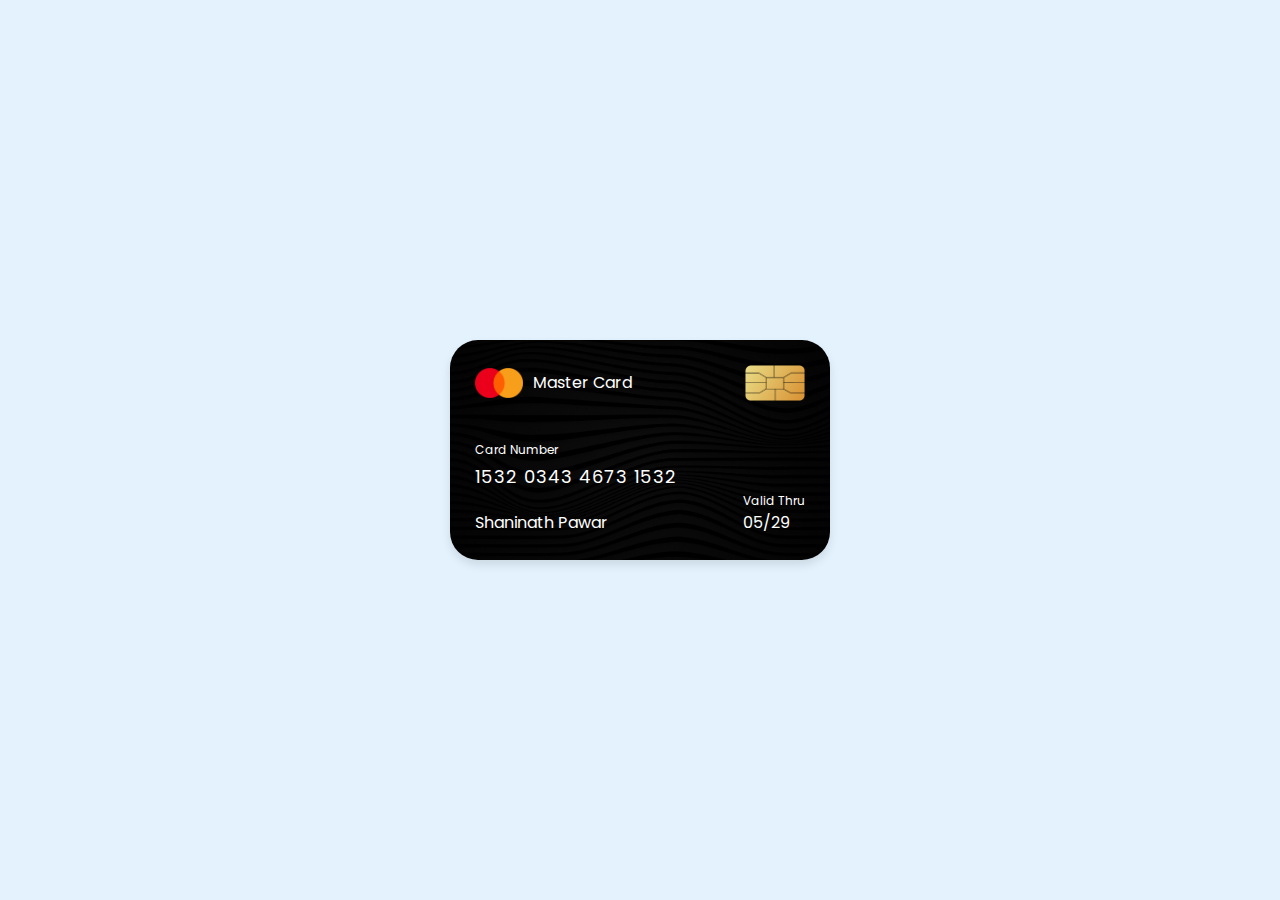
<file: credit-card-ui-design/index.html>
<!DOCTYPE html>
<html lang="en">

<head>
    <meta charset="UTF-8">
    <meta name="viewport" content="width=device-width, initial-scale=1.0">
    <title>Credit Card UI Design</title>

    <!-- CSS -->
    <link rel="stylesheet" href="style.css">
</head>

<body>
    <div class="container">
        <header>
            <span class="logo">
                <img src="./images/logo.png" alt="">
                <h5>Master Card</h5>
            </span>

            <img src="./images/chip.png" alt="" class="chip">
        </header>

        <div class="card-details">
            <div class="name-number">
                <h6>Card Number</h6>
                <h5 class="number">1532 0343 4673 1532</h5>
                <h5 class="name">Shaninath Pawar</h5>
            </div>

            <div class="valid-date">
                <h6>Valid Thru</h6>
                <h5>05/29</h5>
            </div>
        </div>
    </div>
</body>

</html>
</file>
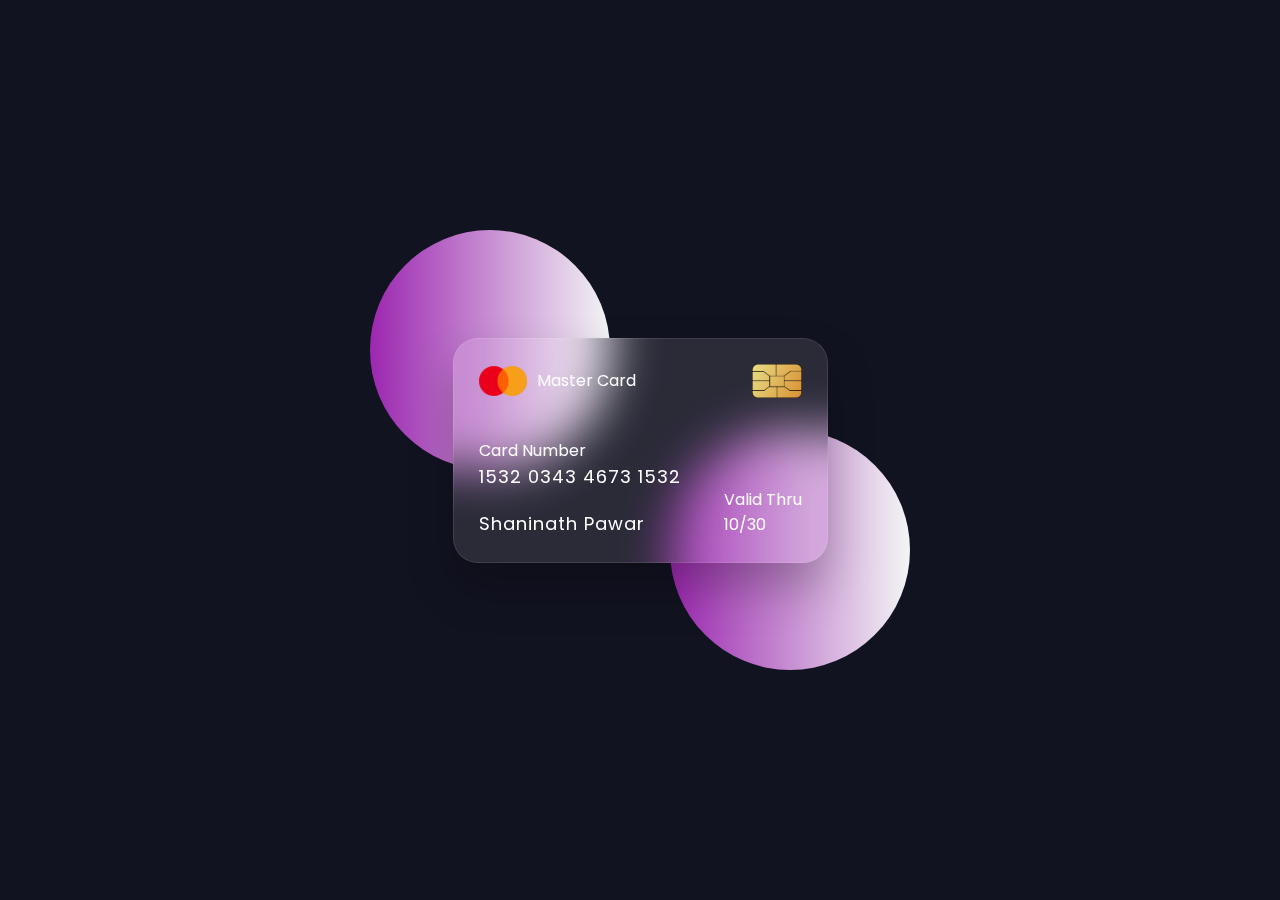
<file: flipping-card/index.html>
<!DOCTYPE html>
<html lang="en">
<head>
    <meta charset="UTF-8">
    <meta name="viewport" content="width=device-width, initial-scale=1.0">
    <title>Flipping Card UI Design</title>

    <!-- CSS -->
    <link rel="stylesheet" href="style.css">
</head>
<body>
    <section>
        <div class="container">
            <div class="card front-face">
                <header>
                    <span class="logo">
                        <img src="./images/logo.png" alt="" />
                        <h5>Master Card</h5>
                    </span>

                    <img src="./images/chip.png" alt="" class="chip">
                </header>

                <div class="card-details">
                    <div class="name-number">
                        <h6>Card Number</h6>
                        <h5 class="number">1532 0343 4673 1532</h5>
                        <h5 class="name">Shaninath Pawar</h5>
                    </div>

                    <div class="valid-date">
                        <h6>Valid Thru</h6>
                        <h5>10/30</h5>
                    </div>
                </div>
            </div>
            <div class="card back-face">
                <h6>
                    For customer service call +977 4343 3433 04 email at 
                    mastercard@gmail.com
                </h6>
                <span class="magmetic-strip"></span>
                <div class="signature"><i>143</i></div>
                <h5>
                    Lorem ipsum dolor, sit amet consectetur adipisicing elit. Voluptatum earum laboriosam, incidunt voluptates ut nostrum optio eaque, odit ipsa a culpa, dolor obcaecati explicabo tempora ex atque esse consectetur blanditiis.
                </h5>
            </div>
        </div>
    </section>
</body>
</html>
</file>
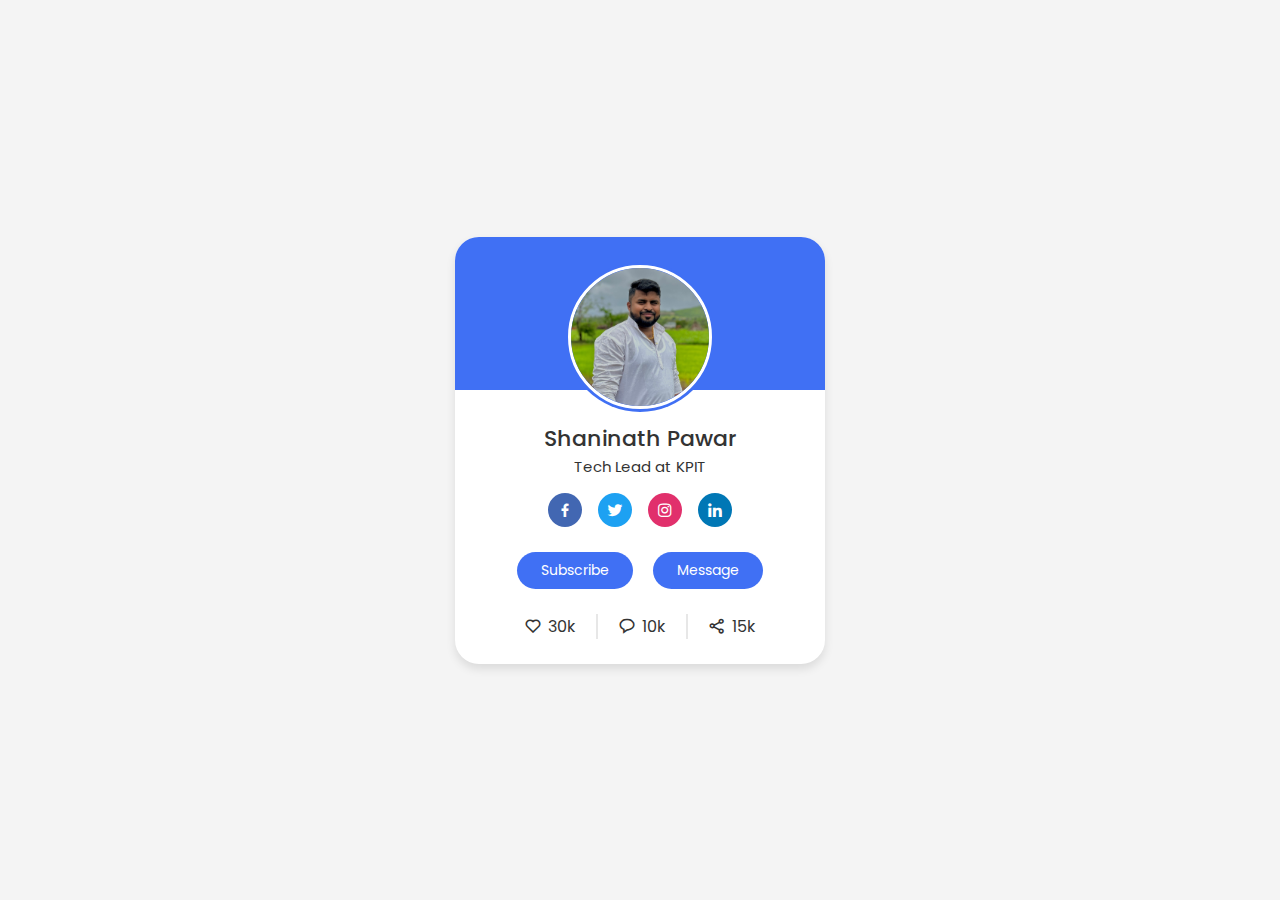
<file: responsive-profile-card/responsive-profile-card.html>
<!DOCTYPE html>
<html lang="en">
<head>
    <meta charset="UTF-8">
    <meta http-equiv="X-UA-Compatible" content="IE=edge">
    <meta name="viewport" content="width=device-width, initial-scale=1.0">
    <title>Responsive Profile Card</title>

    <!-- CSS -->
    <link rel="stylesheet" href="style.css">

    <!-- Boxicons CSS -->
    <link href='https://unpkg.com/boxicons@2.1.4/css/boxicons.min.css' rel='stylesheet'>
</head>
<body>
    <div class="profile-card">
        <div class="image">
            <img src="./profile-image.jpg" class="profile-img">
        </div>

        <div class="texts">
            <span class="name">Shaninath Pawar</span>
            <span class="job">Tech Lead at KPIT</span>
        </div>

        <div class="media-buttons">
            <a href="#" style="background: #4267b2" class="link">
                <i class='bx bxl-facebook'></i>
            </a>

            <a href="#" style="background: #1da1f2" class="link">
                <i class='bx bxl-twitter'></i>
            </a>

            <a href="#" style="background: #e1306c" class="link">
                <i class='bx bxl-instagram' ></i>
            </a>

            <a href="#" style="background: #0077b5" class="link">
                <i class='bx bxl-linkedin' ></i>
            </a>
        </div>

        <div class="buttons">
            <button class="button">Subscribe</button>
            <button class="button">Message</button>
        </div>

        <div class="analytics">
            <div class="data">
                <i class='bx bx-heart'></i>
                <span class="number">30k</span>
            </div>

            <div class="data">
                <i class='bx bx-message-rounded'></i>
                <span class="number">10k</span>
            </div>

            <div class="data">
                <i class='bx bx-share-alt'></i>
                <span class="number">15k</span>
            </div>
        </div>
    </div>
</body>
</html>
</file>
<file: credit-card-ui-design/style.css>
/* Google fonts Poppins */
@import url('https://fonts.googleapis.com/css2?family=Poppins&display=swap');


*{
    margin: 0;
    padding: 0;
    box-sizing: border-box;
    font-family: 'Poppins', sans-serif;
}

body{
    min-height: 100vh;
    display: flex;
    align-items: center;
    justify-content: center;
    background: #e3f2fd;
}

.container{
    position: relative;
    background-image: url("./images/bg.png");
    background-size: cover;
    padding: 25px;
    border-radius: 28px;
    max-width: 380px;
    width: 100%;
    box-shadow: 0 5px 10px rgba(0, 0, 0, 0.1);
}

header,
.logo{
    display: flex;
    align-items: center;
    justify-content: space-between;
}

.logo img {
    width: 48px;
    margin-right: 10px;
}

h5{
    font-size: 16px;
    font-weight: 400;
    color: #fff;
}

header .chip{
    width: 60px;
}

h6{
    color: #fff;
    font-size: 12px;
    font-weight: 400;
}

h5.number{
    margin-top: 4px;
    font-size: 18px;
    letter-spacing: 1px;
}

h5.name{
    margin-top: 20px;
}

.container .card-details{
    margin-top: 40px;
    display: flex;
    justify-content: space-between;
    align-items: flex-end;
}
</file>
<file: flipping-card/style.css>
/* Google fonts Poppins */
@import url('https://fonts.googleapis.com/css2?family=Poppins:wght@600&display=swap');

*{
    margin: 0;
    padding: 0;
    box-sizing: border-box;
    font-family: 'Poppins', sans-serif;
}

section{
    position: relative;
    background: #121321;
    height: 100vh;
    width: 100%;
    display: flex;
    align-items: center;
    justify-content: center;
    color: #fff;
    perspective: 1000px;
}

section::before{
    content: "";
    position: absolute;
    height: 240px;
    width: 240px;
    border-radius: 50%;
    transform: translate(-150px, -100px);
    background: linear-gradient(90deg, #9c27b0, #f3f5f5);
}

section::after{
    content: "";
    position: absolute;
    height: 240px;
    width: 240px;
    border-radius: 50%;
    transform: translate(150px, 100px);
    background: linear-gradient(90deg, #9c27b0, #f3f5f5);
}

.container{
    position: relative;
    height: 225px;
    width: 375px;
    z-index: 100;
    transition: 0.6s;
    transform-style: preserve-3d;
}

.container:hover{
    transform: rotateY(180deg);
}

.container .card{
    position: absolute;
    height: 100%;
    width: 100%;
    padding: 25px;
    border-radius: 25px;
    backdrop-filter: blur(25px);
    background: rgba(255, 255, 255, 0.1);
    box-shadow: 0 25px 45px rgba(0, 0, 0, 0.25);
    border: 1px solid rgba(255, 255, 255, 0.1);
    backface-visibility: hidden;
}

.front-face header,
.front-face .logo {
    display: flex;
    align-items: center;
}

.front-face header{
    justify-content: space-between;
}

.front-face .logo img{
    width: 48px;
    margin-right: 10px;
}

h5{
    font-size: 16px;
    font-weight: 400;

}

.front-face .chip{
    width: 50px;
}

.front-face .card-details{
    display: flex;
    margin-top: 40px;
    align-items: flex-end;
    justify-content: space-between;
}

h6{
    font-size: 16px;
    font-weight: 400;
}

h5.number {
    font-size: 18px;
    letter-spacing: 1px;
}

h5.name {
    margin-top: 20px;
    font-size: 18px;
    letter-spacing: 1px;
}

.card.back-face{
    border:none;
    padding: 15px 25px 25px 25px;
    transform: rotateY(180deg);
}

.card.back-face h6{
    font-size: 8px;
}

.card.back-face .magmetic-strip{
    position: absolute;
    top: 40px;
    left: 0; 
    height: 45px;
    width: 100%;
    background: #000;
}

.card.back-face .signature{
    display: flex;
    justify-content: flex-end;
    align-items: center;
    margin-top: 80px;
    height: 40px;
    width: 85%;
    border-radius: 6px;
    background: repeating-linear-gradient(#fff, #fff 3px, #efefef 0px, #efefef 9px);
}

.signature i{
    color: #000;
    font-size: 12px;
    padding: 4px 6px;
    border-radius: 4px;
    background-color: #fff;
    margin-right: -30px;
    z-index: -1;
}

.card.back-face h5{
    font-size: 8px;
    margin-top: 15px;
}
</file>
<file: responsive-profile-card/style.css>
/* Google fonts Poppins */
@import url('https://fonts.googleapis.com/css2?family=Poppins:wght@600&display=swap');

*{
    margin: 0;
    padding: 0;
    box-sizing: border-box;
    font-family: 'Poppins', sans-serif;
}

body{
    height: 100vh;
    display: flex;
    align-items: center;
    justify-content: center;
    background-color: #f4f4f4;
}

.profile-card{
    display: flex;
    flex-direction: column;
    align-items: center;
    max-width: 370px;
    width: 100%;
    background: #fff;
    border-radius: 24px;
    padding: 25px;
    box-shadow: 0 5px 10px rgba(0, 0, 0, 0.1);
    position: relative;
}

.profile-card::before{
    content: '';
    position: absolute;
    top: 0;
    left: 0;
    border-radius: 24px 24px 0 0;
    height: 36%;
    width: 100%;
    background-color: #4070f4;
}

.image{
    position: relative;
    height: 150px;
    width: 150px;
    border-radius: 50%;
    background-color: #4070f4;
    padding: 3px;
    margin-bottom: 10px;
}

.image .profile-img {
    height: 100%;
    width: 100%;
    object-fit: cover;
    border-radius: 50%;
    border: 3px solid #fff;

}

.profile-card .texts {
    display: flex;
    flex-direction: column;
    align-items: center;
    color: #333;
}

.texts .name {
    font-size: 22px;
    font-weight: 500;
}

.texts .job {
    font-size: 15px;
    font-weight: 400;
}

.profile-card .media-buttons {
    display: flex;
    align-items: center;
    margin-top: 15px;
}

.media-buttons .link {
    display: flex;
    align-items: center;
    justify-content: center;
    color: #fff;
    font-size: 18px;
    height: 34px;
    width: 34px;
    border-radius: 50%;
    margin: 0 8px;
    background-color: #4070f4;
    text-decoration: none;
}

.profile-card .buttons{
    display: flex;
    align-items: center;
    margin-top: 25px;

}

.buttons .button{
    color: #fff;
    font-size: 14px;
    font-weight: 400;
    border: none;
    border-radius: 24px;
    margin: 0 10px;
    padding: 8px 24px;
    background-color: #4070f4;
    cursor: pointer;
    transition: all 0.3s ease;
}

.buttons .button:hover{
    background-color: #0e4bf1;
}

.profile-card .analytics{
    display: flex;
    align-items: center;
    margin-top: 25px;

}

.analytics .data {
    display: flex;
    align-items: center;
    color: #333;
    padding: 0 20px;
    border-right: 2px solid #e7e7e7;
}

.data i {
    font-size: 18px;
    margin-right: 6px;
}

.data:last-child {
    border-right: none;
}
</file>
